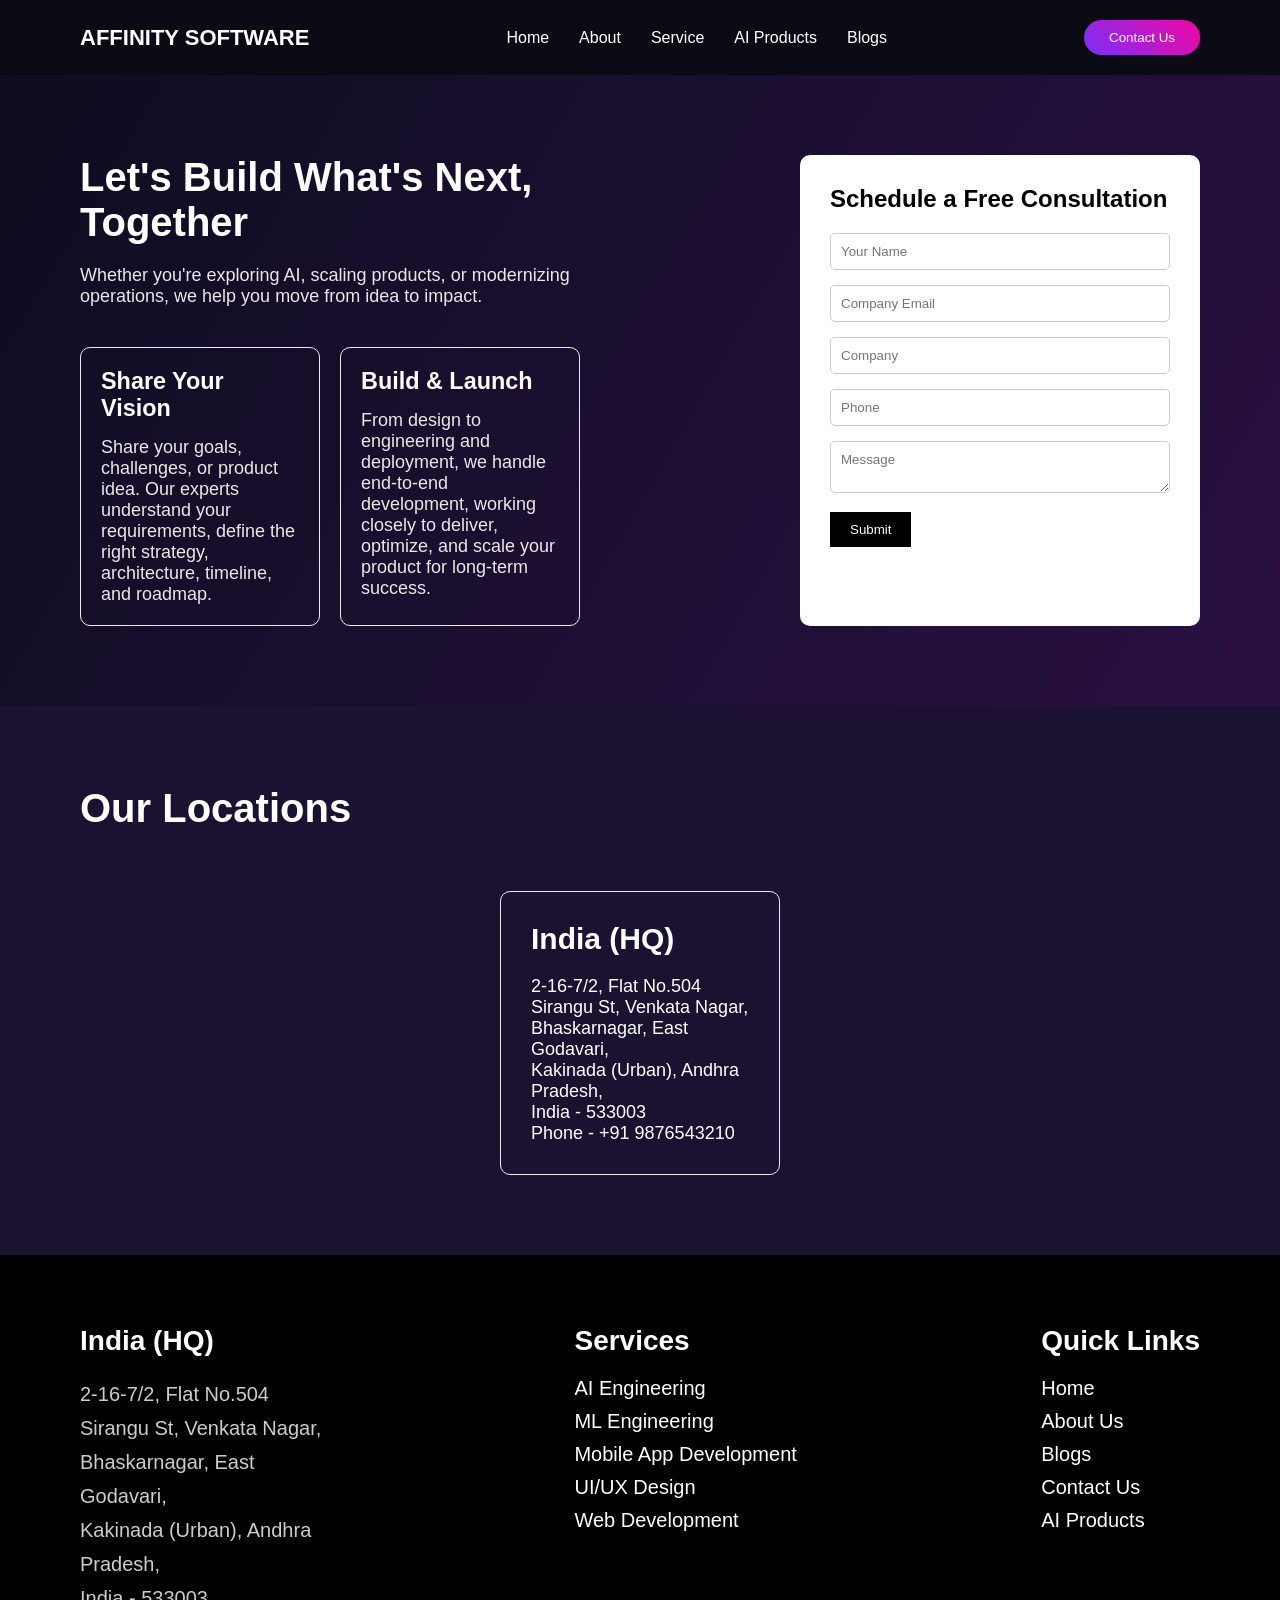
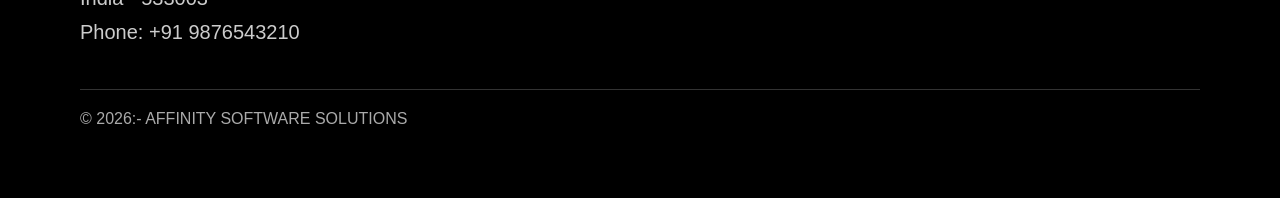
<file: contact.html>
<!DOCTYPE html>
<html>
<head>
<title>Contact Us</title>
<link rel="stylesheet" href="style.css">
<link rel="stylesheet" href="https://cdnjs.cloudflare.com/ajax/libs/font-awesome/6.5.0/css/all.min.css">

</head>

<body>

<header class="navbar">

<div class="logo">AFFINITY SOFTWARE</div>

<ul class="menu">
<li><a href="index.html">Home</a></li>
<li><a href="about.html">About</a></li>
<li class="dropdown">
    <a href="">Service</a>

    <ul class="dropdown-menu">
        <li><a href="web_develop.html">Web Development</a></li>
        <li><a href="app.html">Mobile App Development</a></li>
        <li><a href="product.html">AI Development</a></li>
        <li><a href="ux.html">UI / UX Design</a></li>
        <li><a href="ml_engineer.html">ML Engineer</a></li>
    </ul>
</li>
<li><a href="product.html">AI Products</a></li>
<li><a href="blogs.html">Blogs</a></li>
</ul>

<button class="contact-btn"><a href="contact.html">Contact Us</a></button>

</header>


<section class="contact-section">

<div class="contact-container">

<!-- LEFT CONTENT -->

<div class="contact-left">

<h1 style="color: white;">Let's Build What's Next, Together</h1>

<p>
Whether you're exploring AI, scaling products, or modernizing operations,
we help you move from idea to impact.
</p>

<div class="contact-cards">

<div class="contact-card" style="color: white; font-size: 20px;">
<h3>Share Your Vision</h3>
<p>Share your goals, challenges, or product idea. Our experts understand your requirements, define the right strategy, architecture, timeline, and roadmap.</p>
</div>

<div class="contact-card" style="color:  white; font-size: 20px;">
<h3>Build & Launch</h3>
<p>From design to engineering and deployment, we handle end-to-end development, working closely to deliver, optimize, and scale your product for long-term success.</p>
</div>

</div>

</div>


<!-- FORM -->

<div class="contact-form">

<h2>Schedule a Free Consultation</h2>

<form id="contactForm">

<input type="text" placeholder="Your Name" required>

<input type="email" placeholder="Company Email" required>

<input type="text" placeholder="Company">

<input type="text" placeholder="Phone">

<textarea placeholder="Message"></textarea>

<button type="submit">Submit</button>

</form>

<p id="successMsg" style="color:green; display:none; margin-top:10px;">
  ✅ Form Submitted Successfully!
</p>

</div>

</div>

</section>


<!-- LOCATION SECTION -->

<section class="locations">

<h2 style="color: white; font-size: 40px;">Our Locations</h2>

<div class="location-container">

<div class="location-card">

<h3 style="color: white; font-size: 30px;">India (HQ)</h3>

<p style="color: white; margin-top: 20px;">
2-16-7/2, Flat No.504<br>
Sirangu St, Venkata Nagar,<br>
Bhaskarnagar, East Godavari,<br>
Kakinada (Urban), Andhra Pradesh,<br>
India - 533003<br>
Phone - +91 9876543210
</p>

</div>


</div>

</section>

<footer class="footer">

<div class="footer-container">

<!-- Address Section -->

<div class="footer-col">

<h3>India (HQ)</h3>

<p>
2-16-7/2, Flat No.504<br>
Sirangu St, Venkata Nagar,<br>
Bhaskarnagar, East Godavari,<br>
Kakinada (Urban), Andhra Pradesh,<br>
India - 533003
</p>

<p>Phone: +91 9876543210</p>

</div>


<!-- Services -->

<div class="footer-col">

<h3>Services</h3>

<ul>
<li><a href="product.html">AI Engineering</a></li>
<li><a href="ml_engineer.html">ML Engineering</a></li>
<li><a href="app.html">Mobile App Development</a></li>
<li><a href="ux.html">UI/UX Design</a></li>
<li><a href="web_develop.html">Web Development</a></li>
</ul>

</div>


<!-- Industries -->

<div class="footer-col">

<h3>Quick Links</h3>

<ul>
<li><a href="index.html">Home</a></li>
<li><a href="about.html">About Us</a></li>
<li><a href="blogs.html">Blogs</a></li>
<li><a href="contact.html">Contact Us</a></li>
<li><a href="product.html">AI Products</a></li>
</ul>

</div>

</div>

<div class="footer-bottom">

<div class="company-name">
© 2026:- AFFINITY SOFTWARE SOLUTIONS
</div>

</div>

</footer>
<script src="index.js"></script>

<script>
const form = document.getElementById("contactForm");
const msg = document.getElementById("successMsg");

form.addEventListener("submit", function(e){
    e.preventDefault();
    msg.style.display = "block";
    form.reset();
});
</script>

</body>
</html>
</file>
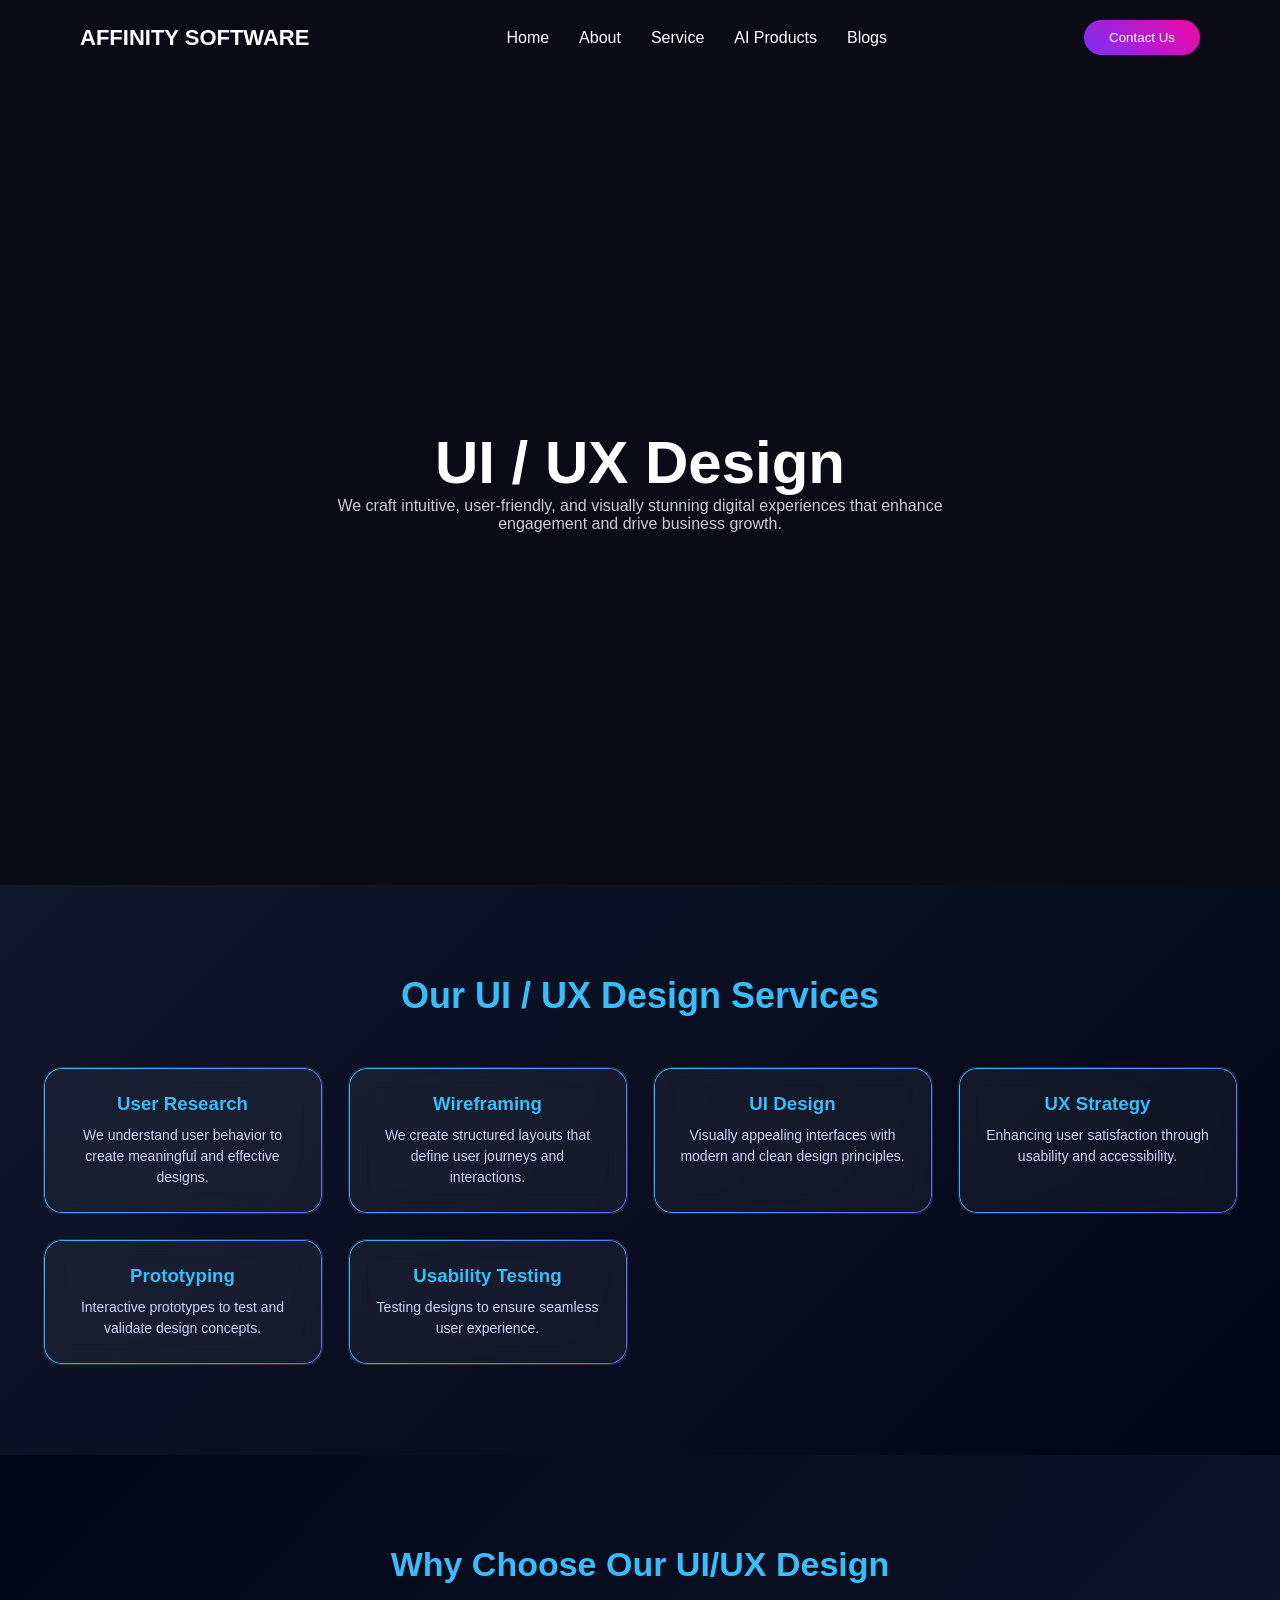
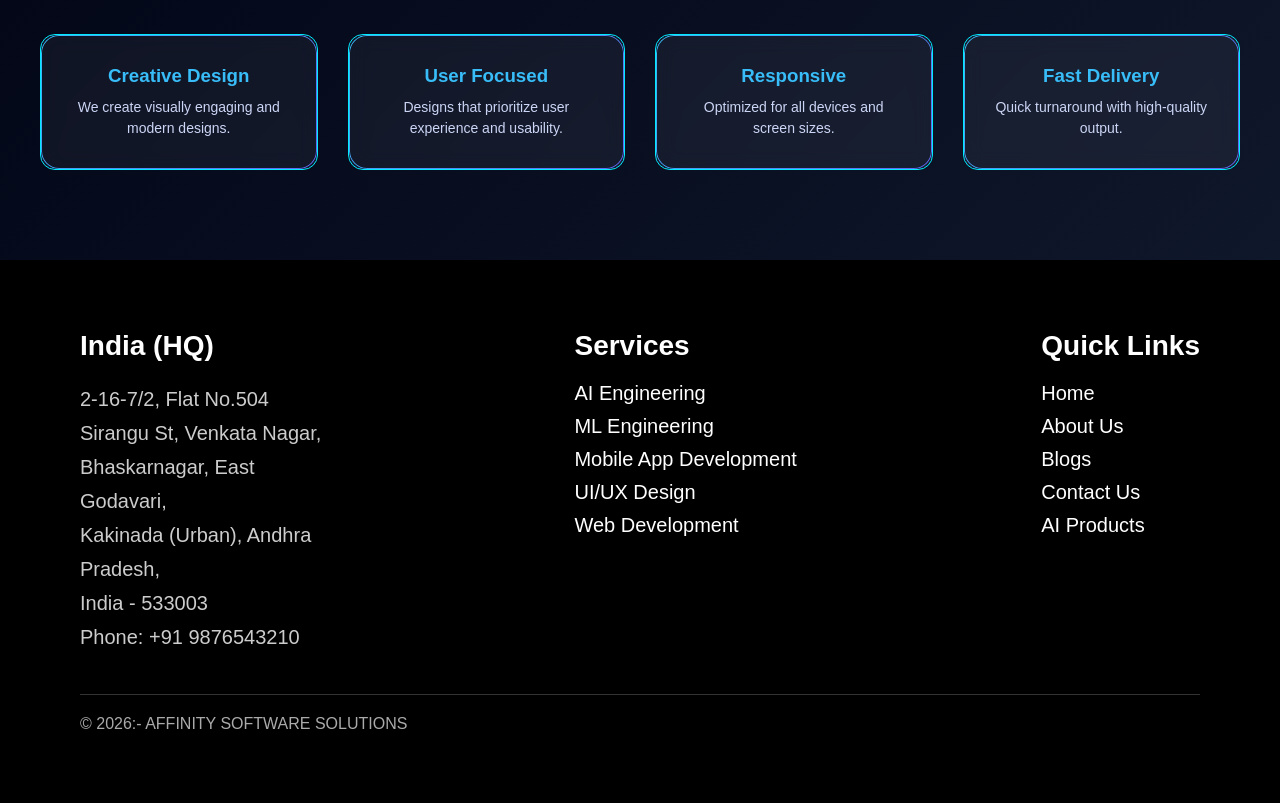
<file: ux.html>
<!DOCTYPE html>
<html lang="en">
<head>
<meta charset="UTF-8">
<title>AFFINITY SOFTWARE</title>
<link rel="stylesheet" href="style.css">
<link rel="stylesheet" href="https://cdnjs.cloudflare.com/ajax/libs/font-awesome/6.5.0/css/all.min.css">
</head>

<body>

<!-- Navbar -->

<header class="navbar">

<div class="logo">AFFINITY SOFTWARE</div>

<ul class="menu">
<li><a href="index.html">Home</a></li>
<li><a href="about.html">About</a></li>
<li class="dropdown">
    <a href="">Service</a>

    <ul class="dropdown-menu">
        <li><a href="web_develop.html">Web Development</a></li>
        <li><a href="app.html">Mobile App Development</a></li>
        <li><a href="product.html">AI Development</a></li>
        <li><a href="ux.html">UI / UX Design</a></li>
        <li><a href="ml_engineer.html">ML Engineer</a></li>
    </ul>
</li>
<li><a href="product.html">AI Products</a></li>
<li><a href="blogs.html">Blogs</a></li>
</ul>

<button class="contact-btn"><a href="contact.html">Contact Us</a></button>

</header>

<section class="uiux-hero">

<div class="overlay"></div>

<div class="hero-content">
  <h1>UI / UX Design</h1>
  <p>
    We craft intuitive, user-friendly, and visually stunning digital experiences
    that enhance engagement and drive business growth.
  </p>
  
</div>

</section>

<section class="uiux-services">

<h2 class="title">Our UI / UX Design Services</h2>

<div class="uiux-container">

<div class="uiux-card">
<h3>User Research</h3>
<p>We understand user behavior to create meaningful and effective designs.</p>
</div>

<div class="uiux-card">
<h3>Wireframing</h3>
<p>We create structured layouts that define user journeys and interactions.</p>
</div>

<div class="uiux-card">
<h3>UI Design</h3>
<p>Visually appealing interfaces with modern and clean design principles.</p>
</div>

<div class="uiux-card">
<h3>UX Strategy</h3>
<p>Enhancing user satisfaction through usability and accessibility.</p>
</div>

<div class="uiux-card">
<h3>Prototyping</h3>
<p>Interactive prototypes to test and validate design concepts.</p>
</div>

<div class="uiux-card">
<h3>Usability Testing</h3>
<p>Testing designs to ensure seamless user experience.</p>
</div>

</div>

</section>

<section class="uiux-why">

<h2>Why Choose Our UI/UX Design</h2>

<div class="why-container">

<div class="why-box">
<h3>Creative Design</h3>
<p>We create visually engaging and modern designs.</p>
</div>

<div class="why-box">
<h3>User Focused</h3>
<p>Designs that prioritize user experience and usability.</p>
</div>

<div class="why-box">
<h3>Responsive</h3>
<p>Optimized for all devices and screen sizes.</p>
</div>

<div class="why-box">
<h3>Fast Delivery</h3>
<p>Quick turnaround with high-quality output.</p>
</div>

</div>

</section>



<footer class="footer">

<div class="footer-container">

<!-- Address Section -->

<div class="footer-col">

<h3>India (HQ)</h3>

<p>
2-16-7/2, Flat No.504<br>
Sirangu St, Venkata Nagar,<br>
Bhaskarnagar, East Godavari,<br>
Kakinada (Urban), Andhra Pradesh,<br>
India - 533003
</p>

<p>Phone: +91 9876543210</p>

</div>


<!-- Services -->

<div class="footer-col">

<h3>Services</h3>

<ul>
<li><a href="product.html">AI Engineering</a></li>
<li><a href="ml_engineer.html">ML Engineering</a></li>
<li><a href="app.html">Mobile App Development</a></li>
<li><a href="ux.html">UI/UX Design</a></li>
<li><a href="web_develop.html">Web Development</a></li>
</ul>

</div>


<!-- Industries -->

<div class="footer-col">

<h3>Quick Links</h3>

<ul>
<li><a href="index.html">Home</a></li>
<li><a href="about.html">About Us</a></li>
<li><a href="blogs.html">Blogs</a></li>
<li><a href="contact.html">Contact Us</a></li>
<li><a href="product.html">AI Products</a></li>
</ul>

</div>

</div>

<div class="footer-bottom">

<div class="company-name">
© 2026:-  AFFINITY SOFTWARE SOLUTIONS
</div>

</div>

</footer>


<script src="index.js"></script>
</body>
</html>
</file>
<file: style.css>
body{
margin:0;
font-family:Arial;
background:#0a0a0a;
color:white;
}

/* NAVBAR */

.navbar{
display:flex;
justify-content:space-between;
align-items:center;
padding:20px 60px;
background:black;
}

.navbar{
display:flex;
justify-content:space-between;
align-items:center;
padding:20px 80px;
background:#111;
}

.logo{
color:white;
font-size:22px;
font-weight:bold;
}

.menu{
display:flex;
list-style:none;
gap:30px;
}

.menu a{
color:white;
text-decoration:none;
font-size:16px;
transition:0.3s;
}

.menu a:hover{
color:#4facfe;
}

/* contact button */

.contact-btn{
background:#4facfe;
border:none;
padding:10px 20px;
border-radius:6px;
cursor:pointer;
}

.contact-btn a{
color:white;
text-decoration:none;
}

.contact-btn:hover{
background:#0072ff;
}

/* CONTACT BUTTON */

.contact-btn{
padding:10px 25px;
border:none;
border-radius:20px;
background:linear-gradient(45deg,#7b2ff7,#f107a3);
color:white;
cursor:pointer;
}


/* HERO SECTION */

.hero{
height:80vh;
background:url("tech.jpg");
background-size:cover;
background-position:center;
display:flex;
align-items:center;
padding-left:80px;
}

.hero-content{
max-width:600px;
}

.hero h1{
font-size:50px;
margin-bottom:20px;
}

.hero p{
font-size:18px;
color:#ddd;
}

.hero-btn{
margin-top:20px;
padding:12px 30px;
background:transparent;
border:2px solid #a855f7;
color:white;
border-radius:8px;
cursor:pointer;
}


/* STATS */

.stats{
display:flex;
justify-content:space-around;
background:#111;
padding:40px;
}

.stat-box{
text-align:center;
}

.stat-box h2{
font-size:40px;
color:#fff;
}

.stat-box p{
color:#aaa;
}

.hero{
height:90vh;
background:
linear-gradient(rgba(0,0,0,0.6), rgba(0,0,0,0.6)),
url("tech.jpg");
background-size:cover;
background-position:center;
display:flex;
align-items:center;
padding-left:80px;
color:white;
}

/* ABOUT HERO */

.about-hero{
height:50vh;
background:
linear-gradient(rgba(0,0,0,0.7),rgba(0,0,0,0.7)),
url("about.jpg");
background-size:cover;
background-position:center;
display:flex;
flex-direction:column;
justify-content:center;
align-items:center;
color:white;
text-align:center;
}

.about-hero h1{
font-size:50px;
}

.about-hero p{
font-size:25px;
}


/* ABOUT CONTENT */

.about-content{
display:flex;
gap:50px;
padding:80px;
background:#111;
color:white;
}

.about-img img{
width:400px;
border-radius:10px;
}

.about-text{
max-width:500px;
}

.about-text h2{
font-size:35px;
margin-bottom:20px;
}

.about-text ul{
margin-top:20px;
}

.about-text ul li{
margin:10px 0;
}

body{
background:#0b0b16;
font-family:Arial;
color:white;
}

.services{
padding:80px;
}

.title{
text-align:center;
font-size:40px;
margin-bottom:50px;
}

.services-container{
display:flex;
gap:30px;
justify-content:center;
flex-wrap:wrap;
}

.card{
width:260px;
padding:30px;
border-radius:20px;
background:#1a1730;
transition:0.4s;
}

.card:hover{
transform:translateY(-10px);
background:#211d40;
}

.icon{
width:50px;
margin-bottom:20px;
}

.card h3{
font-size:28px;
margin-bottom:15px;
}

.card p{
color:#cfcfe6;
line-height:1.6;
font-size:20px;
}
.contact-btn{
padding:10px 25px;
border:none;
border-radius:20px;
background:linear-gradient(45deg,#7b2ff7,#f107a3);
color:white;
cursor:pointer;
}
/* Highlight Card */

.card{
width:260px;
height: 400px;
padding:30px;
border-radius:20px;
background:#1a1730;
transition:0.4s;
cursor:pointer;
position:relative;
overflow:hidden;

}

/* Hover Effect */

.card:hover{
transform:translateY(-10px);
background:linear-gradient(135deg,#5f2eea,#ff8a00);
}
.footer{
background:#000;
color:white;
padding:70px 80px;
}

.footer-container{
display:flex;
justify-content:space-between;
flex-wrap:wrap;
gap:40px;
}

.footer-col ul li a {
  color: #fff;              /* white text */
  text-decoration: none;    /* remove underline */
  transition: 0.3s;
}

/* Hover effect (optional but good) */
.footer-col ul li a:hover {
  color: #ff4d6d;           /* hover color */
}

.footer-col{
max-width:250px;
}

.footer-col h3{
margin-bottom:20px;
font-size:28px;
color:#fff;
}

.footer-col p{
color:#ccc;
line-height:1.7;
font-size:20px;
}

.footer-col ul{
list-style:none;
padding:0;
}

.footer-col ul li{
margin-bottom:10px;
color:#bbb;
cursor:pointer;
transition:0.3s;
font-size:20px;
}

.footer-col ul li:hover{
color:#ff8a00;
}

body{
margin:0;
font-family:Arial;
background:#0b0b16;
color:white;
}

/* CONTACT SECTION */

.contact-section{
padding:80px;
background:linear-gradient(120deg,#0d0d20,#2a1042);
}

.contact-container{
display:flex;
justify-content:space-between;
gap:50px;
flex-wrap:wrap;
}

.contact-left{
max-width:500px;
}

.contact-left h1{
font-size:40px;
margin-bottom:20px;
}

.contact-left p{
color:#ede6e6;
font-size: 18px;
margin-top: 15px;
}

.contact-cards{
display:flex;
gap:20px;
margin-top:30px;
}

.contact-card{
border:1px solid #efe9e9;
padding:20px;
border-radius:10px;
width: 500px;
margin-top: 10px;
}

/* FORM */

.contact-form{
background:#fff;
color:#000;
padding:30px;
border-radius:10px;
width:400px;
}

.contact-form h2{
margin-bottom:20px;
}

.contact-form input,
.contact-form textarea{
width:100%;
padding:10px;
margin-bottom:15px;
border:1px solid #ccc;
border-radius:5px;
}

.contact-form button{
background:black;
color:white;
padding:10px 20px;
border:none;
cursor:pointer;
}

/* LOCATIONS */

.locations{
padding:80px;
font-size: 15px;
background:#1a1230;
}

.location-container{
display:flex;
justify-content:center;
gap:30px;
flex-wrap:wrap;
margin-top:40px;
}

.location-card{
border:1px solid #efe9e9;
padding:30px;
border-radius:10px;
width:280px;
font-size: 18px;
margin-top: 20px;
}

.footer-bottom{
margin-top:40px;
border-top:1px solid #333;
padding-top:20px;
display:flex;
justify-content:space-between;
align-items:center;
}

.company-name{
color:#aaa;
}

.social-icons a{
color:#bbb;
margin-left:15px;
font-size:18px;
transition:0.3s;
}

.social-icons a:hover{
color:#ff8a00;
}   

.about-section{
padding:80px 10%;
background:#f7f7f7;
}

.about-container{
display:flex;
align-items:center;
gap:60px;
}

.about-image{
position:relative;
}

.img1{
width:250px;
border-radius:10px;
}

.img2{
width:200px;
position:absolute;
bottom:-40px;
right:-60px;
border-radius:10px;
}

.exp-box{
position:absolute;
bottom:-60px;
left:40px;
background:#3b5bff;
color:white;
padding:15px 20px;
border-radius:8px;
text-align:center;
}

.about-content h2{
font-size:32px;
margin:10px 0;
}

.features{
display:flex;
gap:20px;
margin:20px 0;
}

.feature-box{
background:white;
padding:15px;
border-radius:8px;
box-shadow:0 3px 10px rgba(0,0,0,0.1);
}

.about-btn{
background:#3b5bff;
color:white;
border:none;
padding:12px 25px;
border-radius:5px;
cursor:pointer;
}

.tech-section{
background:#1c1c64;
color:white;
padding:80px 10%;
text-align:center;
}

.industry-icon{
    width:60px;
    height:60px;
    object-fit:contain;
    display:block;
    margin:0 auto 15px;
}

.tech-container{
display:flex;
justify-content:center;
gap:20px;
margin-top:40px;
flex-wrap:wrap;
}

.tech-card{
border:1px solid rgba(255,255,255,0.3);
padding:15px 30px;
border-radius:6px;
cursor:pointer;
transition:0.3s;
}

.tech-card:hover{
background:#14161e;
border-color:#14161e;
transform:translateY(-5px);
}

.hero-section{
    position: relative;
    background:#ffffff;
    padding:120px 20px;
    overflow:hidden;
}

.hero-container{
    max-width:1100px;
    margin:auto;
    position:relative;
    z-index:2;
    display:flex;
    flex-direction:column;
}

/* Heading */
.main-headline{
    font-size:48px;
    font-weight:600;
    color:#111;
    line-height:1.3;
}

/* underline */
.gradient-underline{
    width:120px;
    height:4px;
    background:linear-gradient(90deg,#000000,#010202);
    margin-top:10px;
}

/* paragraph */
.hero-description{
    max-width:700px;
    margin-top:25px;
    color:#555;
    font-size:18px;
}

/* slider buttons */
.slider-controls{
    margin-top:40px;   /* paragraph के नीचे */
    display:flex;
    gap:15px;
}

/* button style */
.slider-arrow{
    width:45px;
    height:45px;
    border-radius:50%;
    border:1px solid #ddd;
    background:#fff;
    display:flex;
    align-items:center;
    justify-content:center;
    cursor:pointer;
    transition:0.3s;
}

/* hover */
.slider-arrow:hover{
    background:#192127;
    color:#fff;
    border-color:#192127;
    transform:scale(1.1);
}

/* top design */
.hero-section::before{
    content:"";
    position:absolute;
    top:0;
    left:0;
    width:100%;
    height:80px;
    background:linear-gradient(90deg,#090a0b,#0c0f0f);
    clip-path: polygon(0 0,100% 0,100% 40%,0 100%);
}

/* bottom design */
.hero-section::after{
    content:"";
    position:absolute;
    bottom:0;
    left:0;
    width:100%;
    height:80px;
    background:linear-gradient(90deg,#000000,#080b0b);
    clip-path: polygon(0 60%,100% 0,100% 100%,0 100%);
}

/* Section Styling */
.industries {
    padding: 80px 20px;
    background: #f9f9f9;
    text-align: center;
}

.section-title {
    font-size: 2.5rem;
    margin-bottom: 50px;
    color: #111;
    font-weight: 700;
}

/* Container Styling */
.industries-container {
    display: grid;
    grid-template-columns: repeat(auto-fit, minmax(250px, 1fr));
    gap: 30px;
    max-width: 1200px;
    margin: 0 auto;
}

/* Card Styling */
.industry-card {
    background: #fff;
    padding: 30px 20px;
    border-radius: 15px;
    box-shadow: 0 10px 25px rgba(0, 0, 0, 0.08);
    transition: transform 0.3s ease, box-shadow 0.3s ease;
}

.industry-card:hover {
    transform: translateY(-10px);
    box-shadow: 0 20px 35px rgba(0, 0, 0, 0.15);
}

.industry-icon {
    width: 80px;
    height: 80px;
    margin-bottom: 20px;
    transition: transform 0.3s ease;
}

.industry-card:hover .industry-icon {
    transform: scale(1.2);
}

.industry-card h3 {
    font-size: 1.5rem;
    margin-bottom: 15px;
    color: #222;
}

.industry-card p {
    font-size: 1rem;
    color: #555;
    margin-bottom: 20px;
    line-height: 1.6;
}

.read-btn {
    display: inline-block;
    padding: 10px 25px;
    border-radius: 30px;
    background: #ff4d6d;
    color: #fff;
    text-decoration: none;
    font-weight: 500;
    transition: background 0.3s ease, transform 0.3s ease;
}

.read-btn:hover {
    background: #ff2b50;
    transform: translateY(-3px);
}

/* Responsive Typography */
@media (max-width: 768px) {
    .section-title {
        font-size: 2rem;
    }

    .industry-card {
        padding: 25px 15px;
    }
}

/* dropdown parent */
.dropdown{
position:relative;
}

/* dropdown menu */
.dropdown-menu{
position:absolute;
top:100%;        /* Service के बिल्कुल नीचे */
left:0;
background:#111;
list-style:none;
width:200px;
display:none;
padding:0;
}

/* dropdown items */
.dropdown-menu li{
border-bottom:1px solid rgba(255,255,255,0.1);
}

.dropdown-menu a{
display:block;
padding:10px 15px;
color:white;
text-decoration:none;
}

/* hover */


/* show dropdown */
.dropdown:hover .dropdown-menu{
display:block;
}

body{
margin:0;
font-family:Arial;
}

/* Reset */

*{
margin:0;
padding:0;
box-sizing:border-box;
font-family:Arial, sans-serif;
}

/* Navbar */

.navbar{
display:flex;
justify-content:space-between;
align-items:center;
padding:20px 60px;
background:#111;
}

.logo{
color:white;
font-size:22px;
font-weight:bold;
}

.menu{
display:flex;
gap:30px;
list-style:none;
color:white;
}

.menu li{
cursor:pointer;
transition:0.3s;
}

.menu li:hover{
color:#4facfe;
}

/* Contact Button */

.contact-btn{
padding:10px 20px;
border:none;
background:#4facfe;
color:white;
border-radius:6px;
cursor:pointer;
transition:0.3s;
}

.contact-btn:hover{
background:#0072ff;
}

/* Hero Section */

.service-hero{
height:350px;
background-image:url("ai.jpg");
background-size:cover;
background-position:center;

display:flex;
flex-direction:column;
justify-content:center;
align-items:center;
text-align:center;

color:white;
}

.service-hero h1{
font-size:60px;
margin-bottom:10px;
color: rgb(244, 237, 237);
}

.service-hero p{
font-size:40px;
}

/* Service Content */

/* Services Container */
.services-container {
    display: flex;
    flex-wrap: wrap;           /* allows wrapping to next row */
    gap: 30px;                 /* space between cards */
    justify-content: center;   /* center cards horizontally */
}

/* Each Card */
.services-container .card {
    flex: 0 0 calc(25% - 30px); /* 4 cards per row with gap adjustment */
    box-sizing: border-box;
}

/* Responsive: 2 cards per row on tablets */
@media (max-width: 992px) {
    .services-container .card {
        flex: 0 0 calc(50% - 30px);
    }
}

/* Responsive: 1 card per row on mobile */
@media (max-width: 600px) {
    .services-container .card {
        flex: 0 0 100%;
    }
}

.service-content{
display:flex;
justify-content:center;
}

.service-content{
max-width:1100px;
margin:auto;
gap:50px;
align-items:center;
}

/* Image */

.service-img img{
width:450px;
border-radius:10px;
}

/* Text */

.service-text h2{
font-size:32px;
margin-bottom:20px;
}

.service-text p{
color:#555;
line-height:1.6;
margin-bottom:20px;
}

.service-text h3{
margin-bottom:15px;
}

/* List */

.service-text ul{
list-style:none;
}

.service-text ul li{
margin-bottom:10px;
font-size:16px;
color:#333;
}

/* AI Hero Section */

.ai-hero{
height:400px;
background-image:url('');
background-size:cover;
background-position:center;

display:flex;
align-items:center;
justify-content:center;

text-align:center;
padding:20px;
background-color: white;
}

/* Content */

.ai-content{
max-width:700px;
color:black;
}

/* Heading */

.ai-content h1{
font-size:42px;
margin-bottom:20px;
}

/* Paragraph */

.ai-content p{
font-size:18px;
line-height:1.6;
margin-bottom:25px;
}

/* Button */

.ai-btn{
padding:12px 25px;
font-size:16px;
border:none;
border-radius:6px;
background:#4facfe;
color:white;
cursor:pointer;
transition:0.3s;
}

.ai-btn:hover{
background:#0072ff;
}

/* Container */
.ai-products{
padding:80px 20px;
display:flex;
justify-content:center;
flex-wrap:wrap;
gap:30px;
background:#f5f5f5;
}

/* Card */
.ai-product-card{
background:rgba(255,255,255,0.15); /* transparent */
backdrop-filter:blur(8px);
border:1px solid rgba(255,255,255,0.3);
box-shadow:0 10px 25px rgba(0,0,0,0.2);
width:320px;
padding-top:70px; /* space for circle image */
position:relative;
text-align:center;
transition:0.3s;
}

/* Hover */
.ai-product-card:hover{
transform:translateY(-8px);
box-shadow: red;
}

/* Circle Image */
.ai-product-img{
position:absolute;
top:-40px; /* half of image height */
left:50%;
transform:translateX(-50%);
width:80px;
height:80px;
border-radius:50%;
overflow:hidden;
border:3px solid #4facfe;
background:white;
}

.ai-product-img img{
width:100%;
height:100%;
object-fit:cover;
}

/* Card Content */
.ai-product-content{
padding:20px;
}

.ai-product-content h3{
margin-bottom:10px;
color:#222;
}

.ai-product-content p{
color:#555;
line-height:1.6;
font-size:14px;
}

/* Button */
.read-btn{
display:inline-block;
margin-top:15px;
padding:8px 18px;
background:#4facfe;
color:white;
text-decoration:none;
border-radius:6px;
transition:0.3s;
}

.read-btn:hover{
background:#0072ff;
}

.ai-products{
padding:80px 20px;
background:#f5f5f5;
}

/* Row layout with 2 cards */
.ai-products-container{
display:flex;
justify-content:center;
gap:30px; /* horizontal space between cards */
flex-wrap:wrap; /* responsive: wrap to next line on small screens */
}

/* Card */
.ai-product-card{
background:rgba(255,255,255,0.15); /* transparent card */
backdrop-filter:blur(8px);
border:1px solid rgba(255,255,255,0.3);
border-radius:12px;
box-shadow:0 10px 25px rgba(0,0,0,0.2);
width:320px; /* card width */
padding-top:70px; /* space for circle image */
position:relative;
text-align:center;
transition:0.3s;
margin-top: 25px;
}

/* Hover effect */
.ai-product-card:hover{
transform:translateY(-8px);
box-shadow:0 15px 35px rgba(0,0,0,0.25);
}

/* Circle Image */
.ai-product-img{
position:absolute;
top:-40px;
left:50%;
transform:translateX(-50%);
width:80px;
height:80px;
border-radius:50%;
overflow:hidden;
border:3px solid #4facfe;
background:white;
}

.ai-product-img img{
width:100%;
height:100%;
object-fit:cover;
}

/* Card Content */
.ai-product-content{
padding:20px;
}

.ai-product-content h3{
margin-bottom:10px;
color:#222;
}

.ai-product-content p{
color:#555;
line-height:1.6;
font-size:14px;
}

/* Read More Button */
.read-btn{
display:inline-block;
margin-top:15px;
padding:8px 18px;
background:#4facfe;
color:white;
text-decoration:none;
border-radius:6px;
transition:0.3s;
}

.read-btn:hover{
background:#0072ff;
}

/* Responsive: smaller screens stack vertically */
@media (max-width:768px){
.ai-products-container{
flex-direction:column;
align-items:center;
}
}

/* Global Contact Button */
.contact-btn {
    padding: 10px 25px;
    border: none;
    border-radius: 20px;
    background: linear-gradient(45deg, #7b2ff7, #f107a3);
    color: white;
    cursor: pointer;
    transition: 0.3s;
}

.contact-btn a {
    color: white;
    text-decoration: none;
}

.contact-btn:hover {
    background: linear-gradient(45deg, #f107a3, #7b2ff7);
}
.card-highlight {
    border-radius: 0px;
}

/* HERO SECTION */
.hero-section{
    position:relative;
    background:#f5f5f5;
    padding:120px 80px;
    overflow:hidden;
}

/* CONTAINER LEFT ALIGN (IMPORTANT) */
.hero-container{
    max-width:1100px;
    margin:0;
    text-align:left;
}

/* HEADING */
.main-headline{
    font-size:48px;
    font-weight:600;
    color:#111;
    line-height:1.3;
}

/* GRADIENT LINE */
.gradient-underline{
    width:220px;
    height:5px;
    margin-top:15px;
    background:linear-gradient(90deg,#7b2ff7,#f107a3,#ff8a00);
    border-radius:10px;
}

/* PARAGRAPH */
.hero-description{
    max-width:700px;
    margin-top:25px;
    color:#0e0b0b;
    font-size:18px;
    line-height:1.6;
}

/* SLIDER BUTTONS */
.slider-controls{
    margin-top:40px;
    display:flex;
    gap:15px;
}

.slider-arrow{
    width:50px;
    height:50px;
    border-radius:50%;
    border:2px solid #ddd;
    background:#fff;
    display:flex;
    align-items:center;
    justify-content:center;
    cursor:pointer;
    transition:0.3s;
}

.slider-arrow:hover{
    background:#080707;
    color:#fff;
    transform:scale(1.1);
}

/* 🔥 TOP TIRCHI LINE */
.hero-section::before{
    content:"";
    position:absolute;
    top:0;
    left:0;
    width:100%;
    height:100px;
    background:linear-gradient(90deg,#000000,#1a1a2e);
    clip-path: polygon(0 0,100% 0,100% 30%,0 100%);
}

/* 🔥 BOTTOM TIRCHI LINE */
.hero-section::after{
    content:"";
    position:absolute;
    bottom:0;
    left:0;
    width:100%;
    height:120px;
    background:linear-gradient(90deg,#0f0f1a,#000);
    clip-path: polygon(0 60%,100% 0,100% 100%,0 100%);
}

/* SLIDES FIX (IMPORTANT) */
.slide{
    position:absolute;
    width:100%;
    opacity:0;
    transform:translateX(80px);
    transition:0.6s ease;
}

.slide.active{
    opacity:1;
    transform:translateX(0);
    position:relative;
}

  .container{
  margin-top:40px;
}

.row{
  display:flex;
  flex-wrap:wrap;
  gap:20px;
}

.col{
  width:23%;   /* 4 cards ek row me */
}

/* CARD */
.card-box{
margin-left: 20%;
  width:85%;
  margin:auto;
  border:1px solid white;
  border-radius:8px;
  box-shadow:0px 2px 8px blue;
  padding:10px;
  text-align:center;
  transition:0.3s;
  background:#111;
  color:white;
}

/* IMAGE */
.card-box img{
  width:100%;
  border-radius:8px;
}

/* TITLE */
.card-box h4{
  margin:15px 0;
  font-size: 20px;
}

/* TEXT */
.card-box p{
  text-align:justify;
  font-size:16px;
  line-height: 1.5;
}

/* BUTTON */
.btn{
  display:inline-block;
  margin-top:10px;
  padding:8px 15px;
  background:#007bff;
  color:white;
  text-decoration:none;
  border:none;
  border-radius:5px;
  cursor:pointer;
}

/* 🔥 HOVER EFFECT (React wala same) */
.card-box:hover{
  box-shadow:0px 10px 20px red;
  transform:translateY(-5px);
}

/* NAVBAR */
.navbar{
  display:flex;
  justify-content:space-between;
  align-items:center;
  padding:20px 80px;
  background:#0b0b16;
  position:sticky;
  top:0;
  z-index:1000;
}

/* LOGO */
.logo{
  font-size:22px;
  font-weight:bold;
  color:#fff;
}

/* MENU */
.menu{
  display:flex;
  gap:30px;
  list-style:none;
}

.menu li{
  position:relative;
}

.menu a{
  color:#fff;
  text-decoration:none;
  font-size:16px;
  transition:0.3s;
}

.menu a:hover{
  color:#4facfe;
}

/* CONTACT BUTTON */
.contact-btn{
  padding:10px 25px;
  border:none;
  border-radius:20px;
  background:linear-gradient(45deg,#7b2ff7,#f107a3);
  color:white;
  cursor:pointer;
  transition:0.3s;
}

.contact-btn a{
  color:white;
  text-decoration:none;
}

.contact-btn:hover{
  background:linear-gradient(45deg,#f107a3,#7b2ff7);
}

/* DROPDOWN */
.dropdown-menu{
  position:absolute;
  top:100%;
  left:0;
  background:#111;
  list-style:none;
  width:220px;
  display:none;
  border-radius:8px;
  overflow:hidden;
}

.dropdown-menu li{
  border-bottom:1px solid rgba(255,255,255,0.1);
}

.dropdown-menu a{
  display:block;
  padding:12px 15px;
  color:white;
}

.dropdown-menu a:hover{
  background:#1a1a2e;
  color:#4facfe;
}

/* SHOW DROPDOWN */
.dropdown:hover .dropdown-menu{
  display:block;
}

/* HERO SECTION */
.hero{
  height:90vh;
  background:
    linear-gradient(rgba(0,0,0,0.7), rgba(0,0,0,0.7)),
    url("./Image/about.jpg");
  background-size:cover;
  background-position:center;
  display:flex;
  align-items:center;
  padding:0 80px;
}

/* HERO CONTENT */
.hero-content{
  max-width:600px;
}

/* HEADING */
.hero h1{
  font-size:50px;
  margin-bottom:20px;
  line-height:1.3;
}

/* PARAGRAPH */
.hero p{
  font-size:18px;
  color:#ccc;
  list-style: 1.2;
}

/* BUTTON */
.hero-btn{
  margin-top:25px;
  padding:12px 30px;
  border:none;
  border-radius:8px;
  background:linear-gradient(45deg,#7b2ff7,#f107a3);
  color:white;
  cursor:pointer;
  transition:0.3s;
}

.hero-btn:hover{
  background:linear-gradient(45deg,#f107a3,#7b2ff7);
  transform:scale(1.05);
}

body{
  margin:0;
  padding:0;
  background:#0b0b16;
}


/* BODY */
body{
  margin:0;
  font-family:Arial;
  background:#0b0b16;
  color:white;
}

/* HERO */

/* ===== MOBILE HERO (SAME DESIGN STYLE) ===== */

.mobile-hero {
  height: 90vh;
  width: 100%;

  display: flex;
  align-items: center;
  justify-content: center;
  text-align: center;

  color: #fff;

  /* 🔥 BACKGROUND IMAGE */
  background: 
    linear-gradient(rgba(0,0,0,0.7), rgba(0,0,0,0.7)),
    url("App.jpg");

  background-size: cover;
  background-position: center;
  background-repeat: no-repeat;
}

/* CONTENT */
.mobile-hero .mobile-content {
  max-width: 700px;
  padding: 20px;
}

/* HEADING */
.mobile-hero h1 {
  font-size: 48px;
  margin-bottom: 15px;
}

/* TEXT */
.mobile-hero p {
  font-size: 18px;
  color: #ddd;
  line-height: 1.6;
  margin-bottom: 25px;
}

/* BUTTON */
/* ===== FIX BUTTON FOR MOBILE HERO ===== */

/* ===== MOBILE BUTTON FIX ===== */

.mobile-btn {
  padding: 12px 28px;
  border: none;
  background: #00f0ff;
  color: #000;
  font-weight: bold;
  border-radius: 6px;
  cursor: pointer;
  transition: 0.3s;
  display: inline-block;
}

/* HOVER */
.mobile-btn:hover {
  background: #00c2cc;
  transform: scale(1.05);
}

/* SERVICES */
.mobile-services{
  padding:80px 20px;
  text-align:center;
}

.service-container{
  display:flex;
  justify-content:center;
  gap:30px;
  margin-top:40px;
  flex-wrap:wrap;
}

.service-card{
  width:280px;
  padding:30px;
  background:#1a1730;
  border-radius:15px;
  transition:0.3s;
}

.service-card:hover{
  transform:translateY(-10px);
  background:linear-gradient(135deg,#5f2eea,#ff8a00);
}

/* FEATURES */
.mobile-features{
  padding:80px;
  text-align:center;
  background:#111;
}

.feature-container{
  display:grid;
  grid-template-columns:repeat(4,1fr);
  gap:20px;
  margin-top:40px;
}

.feature-box{
  padding:20px;
  border:1px solid #333;
  border-radius:10px;
}

/* CTA */
.mobile-cta{
  text-align:center;
  padding:80px;
  background:linear-gradient(120deg,#1a1a40,#3a0ca3);
}

/* RESPONSIVE */
@media(max-width:992px){
  .feature-container{
    grid-template-columns:repeat(2,1fr);
  }
}

@media(max-width:600px){
  .feature-container{
    grid-template-columns:1fr;
  }

  .mobile-hero{
    padding:20px;
  }

  .mobile-content h1{
    font-size:32px;
  }
}

.service-card{
  width:280px;
  padding:30px;
  border-radius:20px;

  /* GLASS EFFECT 🔥 */
  background: rgba(255,255,255,0.08);
  backdrop-filter: blur(15px);
  -webkit-backdrop-filter: blur(15px);

  border:1px solid rgba(255,255,255,0.2);
  box-shadow:0 8px 32px rgba(0,0,0,0.3);

  transition:0.4s;
}

.service-card:hover{
  transform:translateY(-12px) scale(1.03);
  box-shadow:0 15px 40px rgba(0,0,0,0.5);
}

/* hidden state */
.animate{
  opacity:0;
  transform:translateY(50px);
  transition:all 0.8s ease;
}

/* visible state */
.animate.show{
  opacity:1;
  transform:translateY(0);
}

.hero {
  height: 100vh;
  background: radial-gradient(circle at top, #0a0f2c, #020412);
  display: flex;
  align-items: center;
  justify-content: center;
  text-align: center;
  color: #fff;
  position: relative;
  overflow: hidden;
}

/* glowing circle background */
.hero::before {
  content: "";
  position: absolute;
  width: 400px;
  height: 400px;
  background: #00f0ff;
  filter: blur(150px);
  top: -100px;
  left: -100px;
}

.hero::after {
  content: "";
  position: absolute;
  width: 300px;
  height: 300px;
  background: #7b2cff;
  filter: blur(150px);
  bottom: -100px;
  right: -100px;
}

.hero h1 {
  font-size: 52px;
  z-index: 2;
}

.hero p {
  font-size: 18px;
  margin-top: 15px;
  z-index: 2;
}

.hero-btn {
  margin-top: 25px;
  padding: 12px 30px;
  background: linear-gradient(135deg, #00f0ff, #7b2cff);
  border: none;
  border-radius: 30px;
  color: #fff;
  cursor: pointer;
  transition: 0.3s;
  z-index: 2;
}

.hero-btn:hover {
  transform: scale(1.08);
}


/* ================= SECTION ================= */

.services {
  padding: 70px 20px;
  background: #020412;
  color: #fff;
}

.services .title {
  text-align: center;
  font-size: 34px;
  margin-bottom: 30px;
  color: #00f0ff;
}


/* ================= GRID (CENTER FIX) ================= */

.services-container {
  display: grid;
  grid-template-columns: repeat(auto-fit, minmax(250px, 280px));
  justify-content: center;   /* center align */
  gap: 20px;                 /* space control */
}


/* ================= CARD ================= */

.card {
  background: rgba(255, 255, 255, 0.05);
  border: 1px solid rgba(0,240,255,0.2);
  backdrop-filter: blur(10px);
  border-radius: 18px;
  padding: 20px;
  text-align: center;
  transition: 0.3s;
  position: relative;

  display: flex;
  flex-direction: column;
  justify-content: flex-start;
}


/* ================= GLOW BORDER ================= */

.card::before {
  content: "";
  position: absolute;
  inset: 0;
  border-radius: 18px;
  padding: 1px;
  background: linear-gradient(135deg, #00f0ff, #7b2cff);

  -webkit-mask: 
  linear-gradient(#000 0 0) content-box, 
    linear-gradient(#000 0 0);
  -webkit-mask-composite: xor;
  mask-composite: exclude;
}


/* ================= HOVER ================= */

.card:hover {
  transform: translateY(-8px) scale(1.02);
  box-shadow: 0 0 25px rgba(0,240,255,0.5);
}


/* ================= CONTENT FIX ================= */

.card img {
  width: 50px;
  margin-bottom: 10px;
}

.card h3 {
  margin: 6px 0;
  color: #00f0ff;
}

/* .card p {
  margin: 0;
  font-size: 13px;
  line-height: 1.4;
  color: #ccc;
} */


/* ================= RESPONSIVE ================= */

@media(max-width: 600px) {
  .services {
    padding: 50px 15px;
  }

  .services .title {
    font-size: 26px;
  }
}

/* ================= SECTION ================= */

.ml-features {
  padding: 80px 20px;
  background: radial-gradient(circle at top, #050816, #000);
  color: #fff;
  text-align: center;
}

.ml-title {
  font-size: 34px;
  margin-bottom: 50px;
  color: #00f0ff;
}


/* ================= GRID ================= */

.ml-container {
  display: grid;
  grid-template-columns: repeat(auto-fit, minmax(250px, 280px));
  justify-content: center;
  gap: 25px;
}


/* ================= CARD ================= */

.ml-card {
  background: rgba(255,255,255,0.05);
  border: 1px solid rgba(0,240,255,0.2);
  border-radius: 18px;
  padding: 25px;
  backdrop-filter: blur(10px);
  transition: 0.4s;
  position: relative;
}

/* glow border */
.ml-card::before {
  content: "";
  position: absolute;
  inset: 0;
  border-radius: 18px;
  padding: 1px;
  background: linear-gradient(135deg, #00f0ff, #7b2cff);

  -webkit-mask: 
    linear-gradient(#000 0 0) content-box, 
    linear-gradient(#000 0 0);
  -webkit-mask-composite: xor;
  mask-composite: exclude;
}


/* ICON */

.ml-icon {
  font-size: 32px;
  margin-bottom: 15px;
}


/* TEXT */

.ml-card h3 {
  color: #00f0ff;
  margin-bottom: 10px;
}

.ml-card p {
  font-size: 14px;
  color: #ccc;
  line-height: 1.5;
  margin: 0;
}


/* HOVER */

.ml-card:hover {
  transform: translateY(-10px) scale(1.03);
  box-shadow: 0 0 25px rgba(0,240,255,0.6);
}


/* RESPONSIVE */

@media(max-width: 600px) {
  .ml-title {
    font-size: 26px;
  }
}

/* UI Ux */

.uiux-hero {
  height: 90vh;
  background: url('https://images.unsplash.com/photo-1559028012-481c04fa702d') no-repeat center/cover;
  position: relative;
  display: flex;
  align-items: center;
  justify-content: center;
  text-align: center;
  color: #fff;
}

/* ================= SECTION ================= */

.uiux-why {
  padding: 90px 20px;
  background: linear-gradient(135deg, #020617, #0f172a);
  color: #fff;
  text-align: center;
}

.uiux-why h2 {
  font-size: 34px;
  margin-bottom: 50px;
  color: #38bdf8;
}


/* ================= GRID ================= */

.why-container {
  display: grid;
  grid-template-columns: repeat(auto-fit, minmax(260px, 280px));
  justify-content: center;
  gap: 25px;
}


/* ================= CARD ================= */

.why-box {
  background: rgba(255,255,255,0.05);
  border-radius: 18px;
  padding: 25px;
  backdrop-filter: blur(10px);
  border: 1px solid rgba(255,255,255,0.1);
  transition: 0.4s;
  position: relative;
  overflow: hidden;
}


/* 🔥 gradient border glow */
.why-box::before {
  content: "";
  position: absolute;
  inset: 0;
  border-radius: 18px;
  padding: 1px;
  background: linear-gradient(135deg, #38bdf8, #6366f1);

  -webkit-mask: 
    linear-gradient(#000 0 0) content-box, 
    linear-gradient(#000 0 0);
  -webkit-mask-composite: xor;
  mask-composite: exclude;
}


/* TEXT */

.why-box h3 {
  color: #38bdf8;
  margin-bottom: 10px;
}

.why-box p {
  font-size: 14px;
  color: #cbd5f5;
  margin: 0;
  line-height: 1.5;
}


/* ================= HOVER ================= */

.why-box:hover {
  transform: translateY(-10px) scale(1.03);
  box-shadow: 0 0 25px rgba(56,189,248,0.5);
}


/* ================= OPTIONAL ICON ================= */

.why-box i {
  font-size: 30px;
  margin-bottom: 12px;
  color: #38bdf8;
}

/* ================= SECTION ================= */

.uiux-services {
  padding: 90px 20px;
  background: linear-gradient(135deg, #0f172a, #020617);
  text-align: center;
  color: #fff;
}

.uiux-services .title {
  font-size: 36px;
  margin-bottom: 50px;
  color: #38bdf8;
}


/* ================= GRID ================= */

.uiux-container {
  display: grid;
  grid-template-columns: repeat(auto-fit, minmax(260px, 280px));
  justify-content: center;
  gap: 25px;
}


/* ================= CARD ================= */

.uiux-card {
  background: rgba(255, 255, 255, 0.05);
  border-radius: 18px;
  padding: 25px;
  backdrop-filter: blur(12px);
  border: 1px solid rgba(255,255,255,0.1);
  transition: 0.4s;
  position: relative;
  overflow: hidden;
}


/* 🔥 gradient border glow */
.uiux-card::before {
  content: "";
  position: absolute;
  inset: 0;
  border-radius: 18px;
  padding: 1px;
  background: linear-gradient(135deg, #38bdf8, #6366f1);

  -webkit-mask: 
    linear-gradient(#000 0 0) content-box, 
    linear-gradient(#000 0 0);
  -webkit-mask-composite: xor;
  mask-composite: exclude;
}


/* ICON STYLE (optional if you add icons) */
.uiux-card i {
  font-size: 28px;
  color: #38bdf8;
  margin-bottom: 12px;
}


/* TEXT */

.uiux-card h3 {
  margin-bottom: 10px;
  color: #38bdf8;
}

.uiux-card p {
  font-size: 14px;
  color: #cbd5f5;
  line-height: 1.5;
  margin: 0;
}


/* ================= HOVER ================= */

.uiux-card:hover {
  transform: translateY(-10px) scale(1.03);
  box-shadow: 0 0 25px rgba(56,189,248,0.5);
}


/* ================= RESPONSIVE ================= */

@media(max-width: 600px) {
  .uiux-services .title {
    font-size: 26px;
  }
}

/* ===== HERO WITH BACKGROUND IMAGE ===== */

.hero {
  height: 90vh;
  width: 100%;

  display: flex;
  align-items: center;
  justify-content: center;
  text-align: center;

  color: #fff;

  /* 🔥 BACKGROUND IMAGE + OVERLAY */
  background: 
    linear-gradient(rgba(0,0,0,0.6), rgba(0,0,0,0.6)),
    url("tech.jpg");

  background-size: cover;
  background-position: center;
  background-repeat: no-repeat;
}

/* CONTENT */
.hero-content {
  max-width: 700px;
  padding: 20px;
}

.hero h1 {
  font-size: 48px;
  margin-bottom: 15px;
}

.hero p {
  font-size: 18px;
  color: #ddd;
  margin-bottom: 20px;
}

/* BUTTON */
.hero-btn {
  padding: 12px 25px;
  border: none;
  background: #00f0ff;
  color: #000;
  font-weight: bold;
  border-radius: 5px;
  cursor: pointer;
  transition: 0.3s;
}

.hero-btn:hover {
  background: #00c2cc;
}


/* ===== WEB DEVELOPMENT HERO ===== */

.web {
  height: 90vh;
  width: 100%;

  display: flex;
  align-items: center;
  justify-content: center;
  text-align: center;

  color: #fff;
  position: relative;

  /* 🔥 BACKGROUND IMAGE */
  background: 
    linear-gradient(rgba(0,0,0,0.7), rgba(0,0,0,0.7)),
    url("web.webp");

  background-size: cover;
  background-position: center;
  background-repeat: no-repeat;
}

/* CONTENT */
.web .hero-content {
  max-width: 750px;
  padding: 20px;
}

/* HEADING */
.web h1 {
  font-size: 50px;
  margin-bottom: 15px;
  font-weight: bold;
}

/* PARAGRAPH */
.web p {
  font-size: 18px;
  color: #ddd;
  line-height: 1.6;
  margin-bottom: 25px;
}

/* BUTTON */
.hero-btn {
  padding: 12px 28px;
  border: none;
  background: #00f0ff;
  color: #000;
  font-weight: bold;
  border-radius: 6px;
  cursor: pointer;
  transition: 0.3s;
}

.hero-btn:hover {
  background: #00c2cc;
  transform: scale(1.05);
}

/* ===== MACHINE LEARNING HERO ===== */

.ML {
  height: 90vh;
  width: 100%;

  display: flex;
  align-items: center;
  justify-content: center;
  text-align: center;

  color: #fff;

  /* 🔥 BACKGROUND IMAGE */
  background: 
    linear-gradient(rgba(0,0,0,0.7), rgba(0,0,0,0.7)),
    url("ML.jpg");

  background-size: cover;
  background-position: center;
  background-repeat: no-repeat;
}

/* CONTENT */
.ML .hero-content {
  max-width: 750px;
  padding: 20px;
}

/* HEADING */
.ML h1 {
  font-size: 48px;
  margin-bottom: 15px;
  font-weight: bold;
}

/* TEXT */
.ML p {
  font-size: 18px;
  color: #ddd;
  line-height: 1.6;
  margin-bottom: 25px;
}

/* BUTTON (ML specific fix) */
.ML .hero-btn {
  padding: 12px 28px;
  border: none;
  background: #00f0ff;
  color: #000;
  font-weight: bold;
  border-radius: 6px;
  cursor: pointer;
  transition: 0.3s;
}

.ML .hero-btn:hover {
  background: #00c2cc;
  transform: scale(1.05);
}


.about-hero {
  height: 90vh;
  display: flex;
  align-items: center;
  justify-content: center;
  text-align: center;
  color: #fff;

  background: 
    linear-gradient(rgba(0,0,0,0.7), rgba(0,0,0,0.7)),
    url("ab.jpg");

  background-size: cover;
  background-position: center;
}

.hero-content {
  max-width: 700px;
}

.hero-btn {
  padding: 12px 28px;
  border: none;
  background: #00f0ff;
  color: #000;
  font-weight: bold;
  border-radius: 6px;
  cursor: pointer;
  transition: 0.3s;
}

.hero-btn:hover {
  background: #00c2cc;
  transform: scale(1.05);
}

.about-company {
  padding: 80px 20px;
  background: #020412;
}

/* MAIN CONTAINER */
.about-container {
  display: flex;
  align-items: center;
  justify-content: center;
  gap: 50px;

  max-width: 1100px;
  margin: auto;
  flex-wrap: wrap; /* mobile fix */
}

/* IMAGE */
.about-image {
  flex: 1;
  min-width: 300px;
}

.about-image img {
  width: 100%;
  border-radius: 15px;
  display: block;
}

/* TEXT */
.about-text {
  flex: 1;
  min-width: 300px;
  color: #fff;
}

.about-text h2 {
  font-size: 32px;
  margin-bottom: 15px;
  color: #00f0ff;
}

.about-text p {
  font-size: 16px;
  line-height: 1.6;
  color: #ccc;
  margin-bottom: 10px;
}

.mission {
  background: linear-gradient(135deg, #020412, #050b2a);
  padding: 80px 20px;
}

/* CONTAINER */
.mission-container {
  display: flex;
  justify-content: center;
  align-items: center;
  gap: 40px;
  flex-wrap: wrap;
}

/* CARD */
.mission-card {
  background: rgba(255, 255, 255, 0.05);
  backdrop-filter: blur(12px);
  border-radius: 20px;
  padding: 35px;
  width: 320px;
  color: #fff;
  text-align: center;
  position: relative;
  transition: 0.4s;
  overflow: hidden;
}

/* 🔥 GRADIENT BORDER EFFECT */
.mission-card::before {
  content: "";
  position: absolute;
  inset: 0;
  border-radius: 20px;
  padding: 1px;
  background: linear-gradient(135deg, #00f0ff, #7b2cff);
  
  -webkit-mask: 
    linear-gradient(#000 0 0) content-box, 
    linear-gradient(#000 0 0);
  -webkit-mask-composite: xor;
  mask-composite: exclude;
}

/* ICON (OPTIONAL) */
.mission-card::after {
  content: "🚀";
  font-size: 40px;
  display: block;
  margin-bottom: 10px;
}

/* TEXT */
.mission-card h3 {
  font-size: 22px;
  margin-bottom: 10px;
  color: #00f0ff;
}

.mission-card p {
  font-size: 14px;
  color: #ccc;
  line-height: 1.6;
}

/* HOVER EFFECT */
.mission-card:hover {
  transform: translateY(-12px) scale(1.05);
  box-shadow: 0 0 30px rgba(0, 240, 255, 0.5);
}

/* ===== WHY ===== */
.why-about {
  padding: 80px 20px !important;
  text-align: center !important;
}

.why-about h2{
  margin-top: 40px;
}
.why-container {
  display: grid !important;
  grid-template-columns: repeat(auto-fit, minmax(250px, 1fr)) !important;
  gap: 30px !important;
  max-width: 1200px !important;
  margin: auto !important;
}

.why-box {
  padding: 30px !important;
  border-radius: 15px !important;
  background: rgba(255,255,255,0.05) !important;
  border: 1px solid #00eaff !important;
  color: #fff !important;
}

/* ===== TEAM ===== */
/* Team Section */
.team {
  padding: 80px 20px;
  background: #f5f5f5;
  text-align: center;
}

.team .section-title {
  font-size: 2.5rem;
  margin-bottom: 50px;
  font-weight: 700;
  color: #111;
}

/* Container */
.team-container {
  display: flex;
  justify-content: center;
  gap: 30px;
  flex-wrap: wrap;
  max-width: 1200px;
  margin: 0 auto;
}

/* Team Card */
.team-card {
  background: #fff;
  width: 280px;
  padding: 30px 20px;
  border-radius: 15px;
  box-shadow: 0 10px 25px rgba(0,0,0,0.1);
  transition: transform 0.3s ease, box-shadow 0.3s ease;
}

.team-card:hover {
  transform: translateY(-10px);
  box-shadow: 0 20px 40px rgba(0,0,0,0.2);
}

/* Team Image */
.team-img {
  width: 120px;
  height: 120px;
  margin: 0 auto 20px;
  border-radius: 50%;
  overflow: hidden;
  border: 4px solid #ff4d6d;
  transition: transform 0.3s ease;
}

.team-card:hover .team-img {
  transform: scale(1.1);
}

.team-img img {
  width: 100%;
  height: 100%;
  object-fit: cover;
}

/* Text */
.team-card h3 {
  font-size: 1.3rem;
  margin-bottom: 10px;
  color: #111;
}

.team-card p {
  font-size: 1rem;
  color: #555;
  line-height: 1.5;
}

/* Responsive */
@media (max-width: 768px) {
  .team-container {
    flex-direction: column;
    align-items: center;
  }
}
/* Dark Section Styling */
.industries-dark {
    padding: 80px 20px;
    background: #111;
    color: #fff;
    overflow: hidden;
}

.industries-dark .section-title {
    text-align: center;
    font-size: 2.5rem;
    margin-bottom: 50px;
    font-weight: 700;
}

/* Slider Wrapper */
.slider-wrapper {
    overflow: hidden;
    position: relative;
}

/* Slider Flex Container */
.industries-slider {
    display: flex;
    gap: 30px;
    animation: slide 30s linear infinite;
}

/* Cards */
.industries-dark .industry-card {
    background: #1a1a1a;
    min-width: 320px;
    padding: 30px 20px;
    border-radius: 15px;
    box-shadow: 0 8px 20px rgba(0,0,0,0.5);
    flex-shrink: 0;
    transition: transform 0.3s ease, box-shadow 0.3s ease;
}

.industries-dark .industry-card:hover {
    transform: translateY(-10px);
    box-shadow: 0 20px 40px rgba(255, 77, 109, 0.6);
    background: #222;
}

.industries-dark .industry-icon {
    width: 90px;
    height: 90px;
    margin-bottom: 20px;
    transition: transform 0.3s ease;
}

.industries-dark .industry-card:hover .industry-icon {
    transform: scale(1.3) rotate(5deg);
}

.industries-dark .industry-card h3 {
    font-size: 1.5rem;
    margin-bottom: 15px;
    color: #ff4d6d;
}

.industries-dark .industry-card p {
    font-size: 1rem;
    color: #ccc;
    margin-bottom: 20px;
    line-height: 1.6;
}

.industries-dark .read-btn {
    display: inline-block;
    padding: 10px 25px;
    border-radius: 30px;
    background: #ff4d6d;
    color: #fff;
    text-decoration: none;
    font-weight: 500;
    transition: background 0.3s ease, transform 0.3s ease;
}

.industries-dark .read-btn:hover {
    background: #ff2b50;
    transform: translateY(-3px);
}

/* Auto Slide Animation */
@keyframes slide {
    0% { transform: translateX(0); }
    100% { transform: translateX(-50%); }
}

/* Responsive */
@media (max-width: 768px) {
    .industries-dark .section-title {
        font-size: 2rem;
    }

    .industries-dark .industry-card {
        min-width: 260px;
        padding: 20px 15px;
    }

    .industries-dark .industry-icon {
        width: 70px;
        height: 70px;
    }
}

.blogs-modern {
  padding: 80px 20px;
  background: #ffffff;   /* ✅ white background */
  color: #111;           /* ✅ black text */
}

/* Title */
.blogs-modern .section-title {
  color: #111 !important;   /* black heading */
}

/* Blog list */
.blog-list {
  max-width: 1000px;
  margin: auto;
  display: flex;
  flex-direction: column;
  gap: 40px;
}

/* Blog item */
.blog-item {
  display: flex;
  gap: 30px;
  align-items: center;
  border-bottom: 1px solid #ddd;   /* light border */
  padding-bottom: 20px;
  transition: 0.3s;
}

/* Hover */
.blog-item:hover {
  transform: translateX(10px);
}

/* Image */
.blog-item img {
  width: 250px;
  height: 160px;
  object-fit: cover;
  border-radius: 10px;
}

/* Text */
.blog-text h3 {
  margin: 10px 0;
  font-size: 1.4rem;
  color: #111;   /* black */
}

.blog-text p {
  color: #555;   /* grey text */
}

/* Responsive */
@media (max-width: 768px) {
  .blog-item {
    flex-direction: column;
    align-items: flex-start;
  }

  .blog-item img {
    width: 100%;
    height: auto;
  }
}

/* Responsive */
@media (max-width: 768px) {
  .blog-item {
    flex-direction: column;
    align-items: flex-start;
  }

  .blog-item img {
    width: 100%;
    height: auto;
  }
}

.privacy {
  background: #0f0f0f;
  color: #fff;
  padding: 80px 20px;
}

.privacy-container {
  max-width: 900px;
  margin: auto;
  line-height: 1.7;
}

.privacy h1 {
  font-size: 2.5rem;
  margin-bottom: 30px;
}

.privacy h3 {
  margin-top: 25px;
  color: #ff4d6d;
}

.privacy p {
  color: #ccc;
  margin-top: 10px;
}

/* Animation */
@keyframes slide {
  0% { transform: translateX(0); }
  100% { transform: translateX(-50%); }
}

/* Responsive */
@media (max-width: 768px) {
  .testimonial-card {
    min-width: 250px;
  }
}

.magazine {
  display: grid;
  grid-template-columns: 2fr 1fr;
  gap: 30px;
  padding: 80px;
}

.main-blog img {
  width: 100%;
  height: 300px;
  object-fit: cover;
}

.side-blogs div {
  margin-bottom: 20px;
  border-bottom: 1px solid #444;
  padding-bottom: 10px;
}

.blog-hero {
  height: 90vh;
  background: linear-gradient(rgba(0,0,0,0.7), rgba(0,0,0,0.7)),
              url('https://images.unsplash.com/photo-1518770660439-4636190af475') center/cover;
  display: flex;
  align-items: center;
  justify-content: center;
  text-align: center;
  color: #fff;
}

.hero-content h1 {
  font-size: 60px;
}

.hero-content p {
  max-width: 700px;
  margin: auto;
  color: #ccc;
}

/* Container */
/* FULL SECTION WHITE */
.blog-section {
  background: #ffffff;   /* 🔥 side black fix */
  padding: 80px 0;
}

/* CONTAINER */
.blog-container {
  max-width: 900px;
  margin: auto;
  padding: 0 20px;
  color: #111;
}

/* HEADER */
.blog-header {
  text-align: center;
  margin-bottom: 60px;
}

.blog-header h1 {
  font-size: 40px;
  color: #111;
}

/* BLOG ITEM */
.blog {
  margin-bottom: 40px;
  padding-bottom: 25px;
  border-bottom: 1px solid #ddd;
  transition: 0.3s;
}

/* CATEGORY */
.blog span {
  font-size: 12px;
  color: #007bff;
  font-weight: bold;
}

/* TITLE */
.blog h2 {
  font-size: 24px;
  margin: 10px 0;
  color: #111;
}

/* TEXT */
.blog p {
  color: #555;
  line-height: 1.6;
}

/* HOVER */
.blog:hover {
  background: #f9f9f9;
  padding: 15px;
  border-radius: 8px;
  transform: translateX(8px);
}

.tech-stack {
  padding: 80px 20px;
  background: #fff;
  text-align: center;
}

.tech-title {
  font-size: 34px;
  margin-bottom: 40px;
  color: #111;
}

/* GRID */
.tech-grid {
  display: grid;
  grid-template-columns: repeat(auto-fit, minmax(150px, 1fr));
  gap: 25px;
  max-width: 1000px;
  margin: auto;
}

/* CARD */
.tech-card {
  position: relative; /* 🔥 IMPORTANT FIX */
  padding: 25px 15px;
  background: #ffffff;
  border-radius: 15px;
  text-align: center;
  cursor: pointer;
  overflow: hidden;

  box-shadow: 0 10px 20px rgba(0,0,0,0.08);
  transition: 0.3s;
}

/* ICON */
.tech-card img {
  width: 50px;
  margin-bottom: 10px;
}

/* TEXT */
.tech-card span {
  display: block;
  font-weight: 600;
  color: #111;
}

/* HOVER 3D */
.tech-card:hover {
  transform: translateY(-10px) scale(1.05);
}

/* 🔥 GLOW EFFECT FIXED */
.tech-card::after {
  content: "";
  position: absolute;
  inset: 0;
  border-radius: 15px;
  pointer-events: none;

  box-shadow: 0 0 0 rgba(79,172,254,0); /* start invisible */
  transition: 0.3s;
}

.tech-card:hover::after {
  box-shadow: 0 0 25px rgba(79,172,254,0.6);
}
</file>
